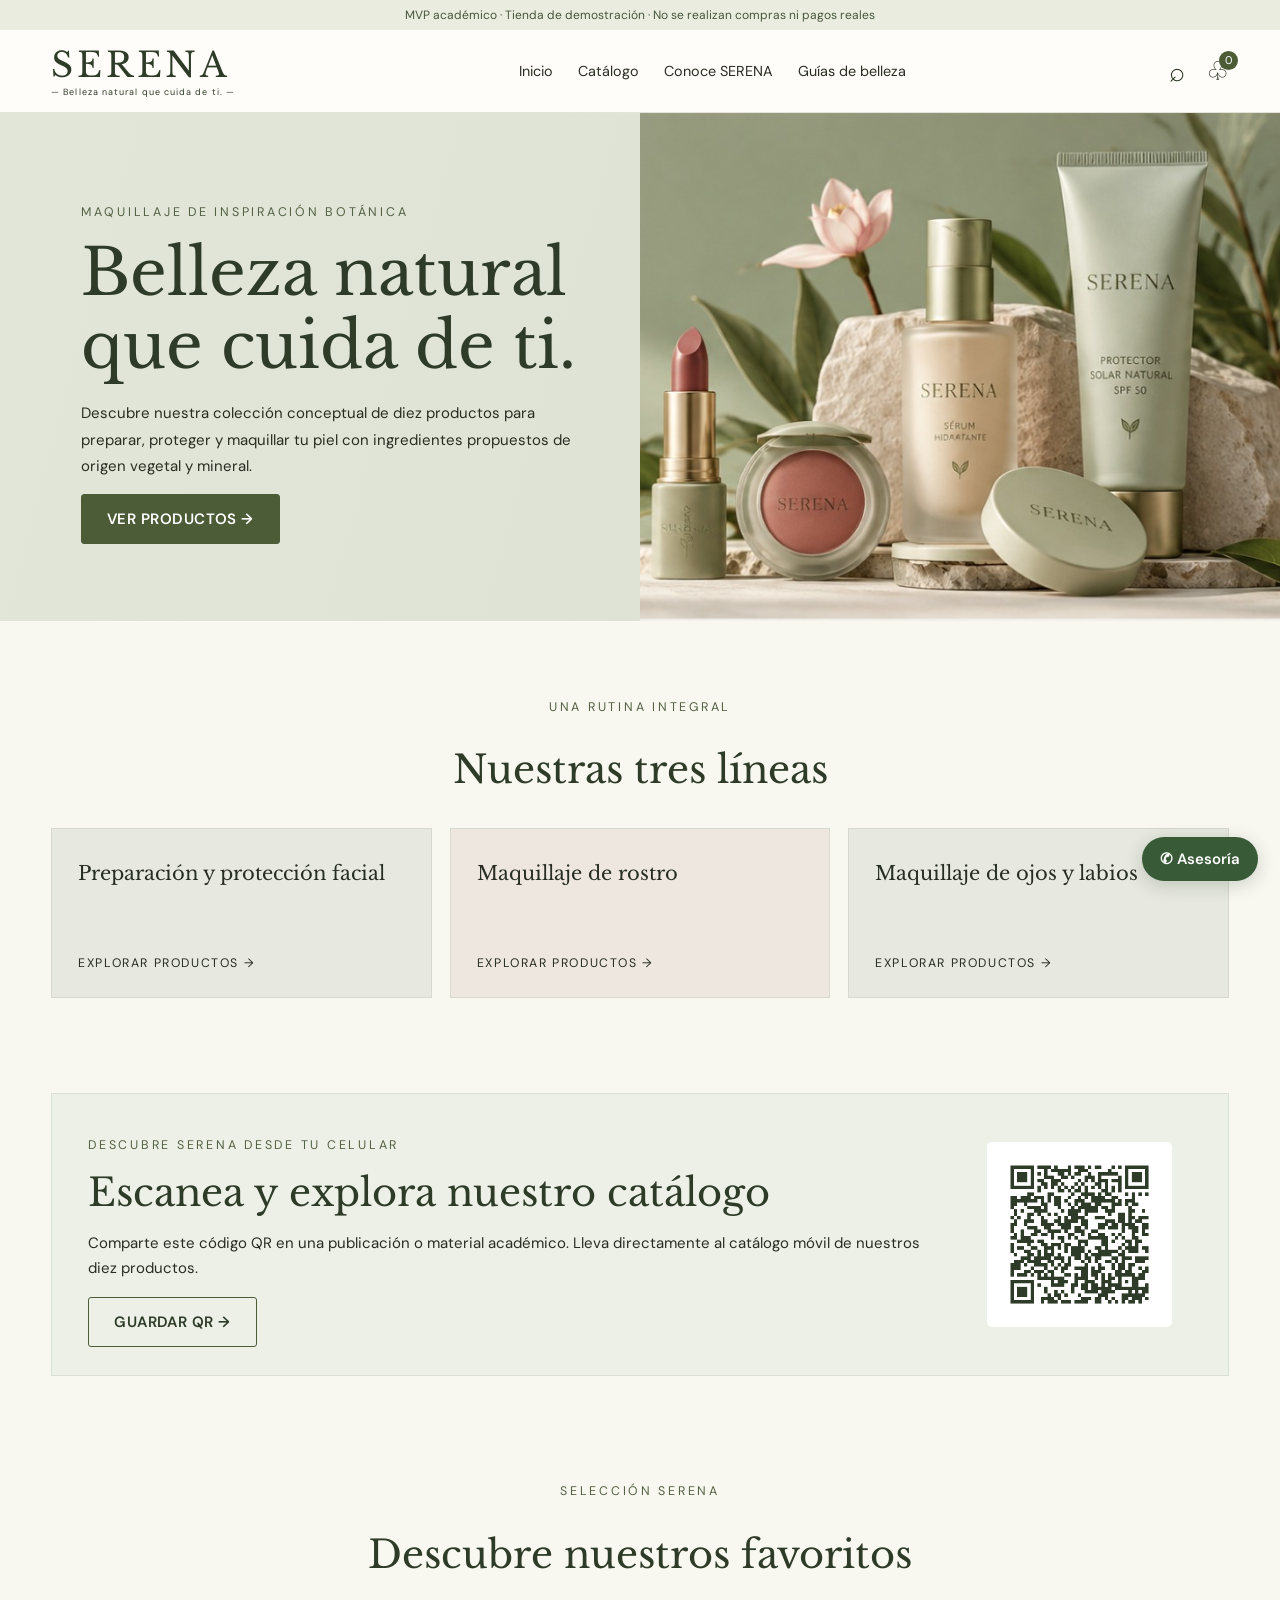
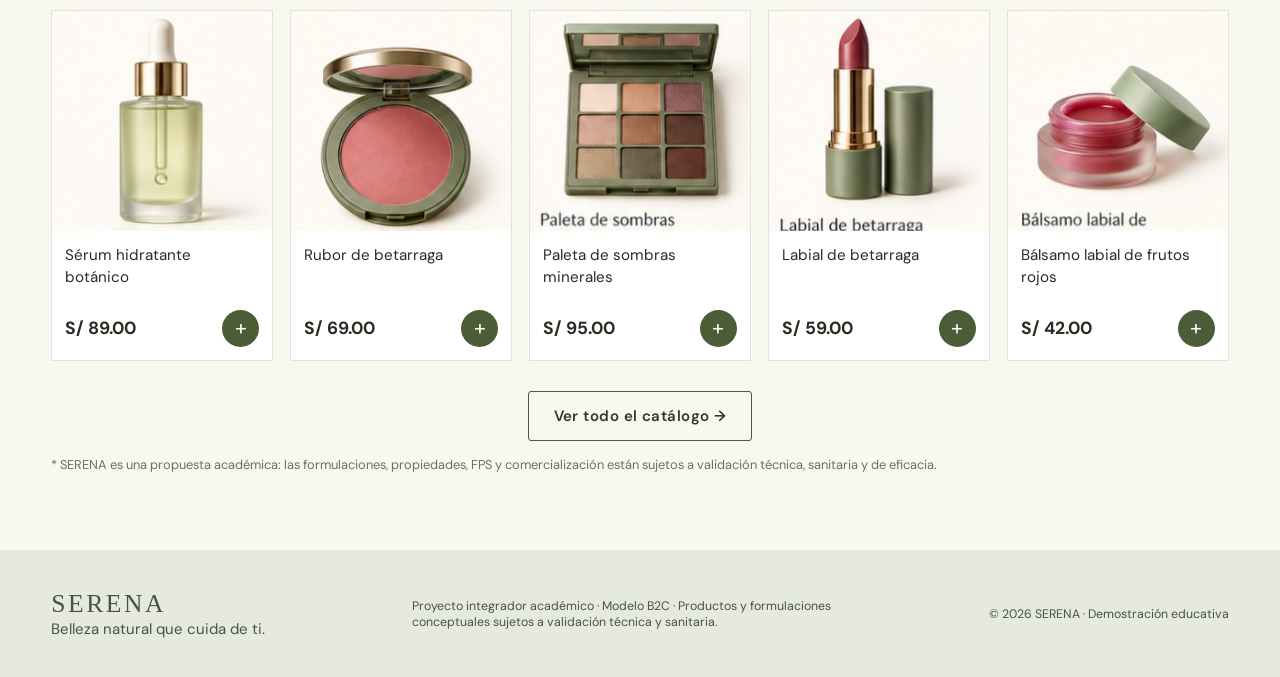
<file: index.html>
<!DOCTYPE html>
<html lang="es">
<head>
  <meta charset="UTF-8" />
  <meta name="viewport" content="width=device-width, initial-scale=1" />
  <meta name="description" content="SERENA: proyecto académico de tienda digital de maquillaje de inspiración botánica." />
  <link rel="canonical" href="https://dalmary01.github.io/SERENA-PA2/" />
  <link rel="icon" type="image/jpeg" href="assets/hero.jpg" />
  <title>SERENA | Belleza natural que cuida de ti</title>
<link rel="preload" as="image" href="assets/hero.jpg" />
<link rel="stylesheet" href="style.css" />
  <script defer src="script.js"></script>
</head>
<body>
  <div class="demo-strip">MVP académico · Tienda de demostración · No se realizan compras ni pagos reales</div>
  <header class="site-header">
    <a class="brand" href="#inicio" aria-label="SERENA, ir al inicio"><span>SERENA</span><small>— Belleza natural que cuida de ti. —</small></a>
    <button class="menu-toggle" id="menuToggle" type="button" aria-label="Abrir menú" aria-expanded="false">☰</button>
    <nav id="mainNav" aria-label="Menú principal"><a href="#inicio">Inicio</a><a href="#catalogo">Catálogo</a><a href="#nosotros">Conoce SERENA</a><a href="#guias">Guías de belleza</a></nav>
    <div class="header-actions"><button type="button" class="icon-btn" id="searchToggle" aria-label="Buscar productos">⌕</button><a href="#carrito" class="bag-icon" aria-label="Ver carrito">♧<span id="cartCount">0</span></a></div>
  </header>
  <main id="app" tabindex="-1">
    <section class="hero"><div class="hero-copy"><p class="eyebrow">Maquillaje de inspiración botánica</p><h1>Belleza natural<br>que cuida de ti.</h1><p>Descubre nuestra colección conceptual de diez productos para preparar, proteger y maquillar tu piel con ingredientes propuestos de origen vegetal y mineral.</p><a href="#catalogo" class="btn">VER PRODUCTOS →</a></div><div class="hero-photo" role="img" aria-label="Maquillaje SERENA de inspiración botánica"></div></section>
    <noscript><p class="container section">Activa JavaScript para explorar el catálogo y completar la compra simulada.</p></noscript>
  </main>
  <footer class="footer"><div><strong>SERENA</strong><span>Belleza natural que cuida de ti.</span></div><p>Proyecto integrador académico · Modelo B2C · Productos y formulaciones conceptuales sujetos a validación técnica y sanitaria.</p><p>© 2026 SERENA · Demostración educativa</p></footer>
  <button class="whatsapp" type="button" id="adviceOpen" aria-label="Abrir opciones de asesoría móvil">✆ <span>Asesoría</span></button>
  <div id="adviceDialog" class="advice-overlay" hidden>
    <div class="advice-card" role="dialog" aria-modal="true" aria-labelledby="adviceTitle">
      <button type="button" class="advice-close" id="adviceClose" aria-label="Cerrar">×</button>
      <p class="eyebrow">Asesoría móvil · Demostración</p>
      <h2 id="adviceTitle">¿Necesitas orientación?</h2>
      <p>Preparamos una consulta sobre los productos SERENA para compartir desde WhatsApp.</p>
      <p class="advice-message" id="adviceMessage">Hola, estoy explorando SERENA y quisiera orientación sobre tonos e ingredientes de un producto.</p>
      <a class="btn w-full" target="_blank" rel="noopener noreferrer" href="https://api.whatsapp.com/send?text=Hola%2C%20estoy%20explorando%20SERENA%20y%20quisiera%20orientaci%C3%B3n%20sobre%20tonos%20e%20ingredientes%20de%20un%20producto.">ABRIR WHATSAPP →</a>
      <button class="btn secondary w-full" type="button" id="copyAdvice">COPIAR MENSAJE</button>
      <p class="disclaimer">Prueba académica: aún no hay un número oficial de WhatsApp Business de SERENA; al abrir WhatsApp tendrás que elegir un destinatario. No se envía ningún mensaje automáticamente.</p>
    </div>
  </div>
  <div id="toast" class="toast" role="status" aria-live="polite"></div>
</body>
</html>
</file>
<file: style.css>
@import url('https://fonts.googleapis.com/css2?family=DM+Sans:wght@400;500;600;700&family=Libre+Baskerville:wght@400;700&display=swap');
:root{--olive:#4b5c37;--dark:#2e3b28;--sage:#dfe5d5;--cream:#f8f7f0;--line:#e4e3da;--ink:#282d23;--muted:#777b70}*{box-sizing:border-box}html{scroll-behavior:smooth}body{margin:0;background:var(--cream);color:var(--ink);font-family:'DM Sans',Arial,sans-serif;font-size:15px}h1,h2,h3,.brand span{font-family:'Libre Baskerville',Georgia,serif;font-weight:400}h1{font-size:clamp(2.4rem,5vw,4.5rem);line-height:1.14;margin:12px 0 18px;color:var(--dark)}h2{font-size:clamp(1.7rem,3vw,2.6rem);color:var(--dark)}h3{font-size:1.22rem}a{color:inherit;text-decoration:none}button,input,select,textarea{font:inherit}button{cursor:pointer}button:focus-visible,a:focus-visible,input:focus-visible,select:focus-visible{outline:3px solid #c69b56;outline-offset:3px}.demo-strip{text-align:center;background:#e9ecdF;color:#47563c;font-size:.75rem;padding:7px 15px}.site-header{display:flex;align-items:center;justify-content:space-between;gap:20px;background:#fffdf9;padding:14px max(4%,calc((100vw - 1250px)/2));position:sticky;top:0;z-index:20;border-bottom:1px solid var(--line)}.brand{display:flex;flex-direction:column;min-width:210px;color:var(--dark)}.brand span{font-size:2.15rem;letter-spacing:.11em}.brand small{font-size:.56rem;letter-spacing:.12em}.site-header nav{display:flex;gap:25px;font-size:.9rem}.site-header nav a:hover{color:#819567}.header-actions{display:flex;gap:15px;align-items:center}.icon-btn,.bag-icon,.menu-toggle{border:0;background:transparent;font-size:1.7rem;color:var(--dark)}.bag-icon{position:relative;font-size:1.65rem}.bag-icon span{position:absolute;top:-3px;right:-9px;background:var(--olive);border-radius:50%;color:white;font-size:.7rem;min-width:19px;height:19px;text-align:center;line-height:19px}.menu-toggle{display:none}.container{width:min(1190px,92%);margin:auto}.btn{display:inline-flex;justify-content:center;align-items:center;gap:12px;background:var(--olive);color:white;padding:14px 25px;border:1px solid var(--olive);border-radius:3px;font-weight:600;letter-spacing:.03em}.btn:hover{background:#3b492e}.btn.secondary{background:transparent;color:var(--dark)}.btn.secondary:hover{background:#e8eadf}.btn:disabled{opacity:.5;cursor:not-allowed}.eyebrow{font-size:.78rem;letter-spacing:.22em;text-transform:uppercase;color:#536144}.hero{background:linear-gradient(105deg,#e2e6d8 0%,#dee3d6 54%,#a7b096 100%);min-height:500px;display:grid;grid-template-columns:1fr 1fr;overflow:hidden}.hero-copy{padding:clamp(35px,6vw,105px) 5vw;align-self:center;max-width:710px;margin-left:auto}.hero-copy p{line-height:1.75;max-width:495px}.hero-photo{background-image:url('assets/hero.jpg');background-position:50% center;background-size:cover;min-height:470px}.section{padding:65px 0}.center{text-align:center}.line-grid{display:grid;grid-template-columns:repeat(3,1fr);gap:18px;margin-top:35px}.line-tile{background:#e7e8df;padding:26px;min-height:170px;display:flex;flex-direction:column;justify-content:space-between;border:1px solid #d5dacd}.line-tile:nth-child(2){background:#eee7df}.line-tile h3{margin:6px 0}.line-tile a{font-size:.77rem;letter-spacing:.13em}.banner{background:linear-gradient(105deg,#e7e9dd,#d6ddc9);padding:42px 0;margin-bottom:30px}.banner p{margin:0;max-width:720px;line-height:1.6}.banner h1{margin:12px 0}.filters{display:flex;gap:10px;flex-wrap:wrap;margin:30px 0 25px}.chip{border:1px solid #cfd4c8;background:transparent;padding:10px 17px;border-radius:40px;color:var(--dark)}.chip.active{background:var(--olive);color:#fff}.products{display:grid;grid-template-columns:repeat(5,1fr);gap:17px}.product-card{background:white;border:1px solid var(--line);display:flex;flex-direction:column;min-width:0}.product-photo{display:block;background:#f8f7f0;aspect-ratio:1/1;overflow:hidden}.product-photo img{width:100%;height:100%;object-fit:cover}.product-copy{padding:13px;display:flex;flex:1;flex-direction:column;gap:11px}.product-copy h3{font-size:.95rem;font-family:'DM Sans',sans-serif;margin:0;line-height:1.45}.product-copy .grow{flex:1}.product-card-bottom{display:flex;align-items:center;justify-content:space-between}.product-card-bottom b{font-size:1.1rem}.add-icon{background:var(--olive);border:0;color:white;border-radius:50%;width:37px;height:37px;font-size:1.35rem}.product-detail{display:grid;grid-template-columns:1fr 1fr;gap:55px;align-items:start;padding:40px 0 75px}.detail-photo{width:100%;border-radius:3px}.detail-price{font-size:1.6rem;color:var(--olive);margin:20px 0}.detail-copy p{line-height:1.8}.detail-qty{display:flex;align-items:center;gap:17px;margin:22px 0}.counter{display:inline-flex;align-items:center;border:1px solid #ccd1c4}.counter button{border:0;background:white;padding:10px 14px;font-size:1.15rem}.counter span{padding:0 10px}.detail-actions{display:flex;gap:14px;flex-wrap:wrap}.info-band{display:grid;grid-template-columns:repeat(4,1fr);gap:25px;background:#e8eade;padding:23px;margin-top:25px;text-align:center;font-size:.85rem;color:var(--olive)}.two-col{display:grid;grid-template-columns:minmax(0,1.7fr) minmax(300px,1fr);gap:27px;align-items:start;margin:30px 0 75px}.panel{background:white;border:1px solid var(--line);padding:27px;border-radius:6px}.panel h2{font-size:1.5rem;margin:0 0 10px}.panel .subtitle{color:var(--muted);margin:0 0 18px}.cart-item{display:grid;grid-template-columns:105px 1fr auto;gap:17px;padding:18px 0;border-top:1px solid var(--line);align-items:center}.cart-item img,.summary-item img{width:100%;aspect-ratio:1;object-fit:cover;border-radius:4px}.cart-item h3,.summary-item h3{font-family:'DM Sans',sans-serif;font-size:1rem;margin:0 0 7px}.cart-item small{color:var(--muted)}.item-controls{display:flex;align-items:center;gap:12px;margin-top:11px}.text-btn{background:transparent;border:0;color:var(--olive);text-decoration:underline;padding:5px 0}.summary-item{display:grid;grid-template-columns:67px 1fr auto;gap:12px;align-items:center;border-bottom:1px solid var(--line);padding:14px 0}.summary-item h3{font-size:.89rem}.summary-item span{white-space:nowrap;font-size:.9rem}.summary-item small{color:var(--muted)}.totals{margin-top:17px;border-top:1px solid var(--line);padding-top:12px}.total-line{display:flex;justify-content:space-between;gap:15px;padding:8px 0}.total-line.grand{border-top:1px solid var(--line);font-size:1.3rem;margin-top:8px;padding-top:15px}.w-full{width:100%;margin-top:18px}.field-grid{display:grid;grid-template-columns:repeat(2,minmax(0,1fr));gap:14px}.field-full{grid-column:1/-1}.field{display:flex;flex-direction:column;gap:7px;font-size:.86rem}.field input,.field select,.field textarea,.searchbar input{width:100%;border:1px solid #ccd1c4;background:white;border-radius:4px;padding:12px;color:var(--ink)}.field textarea{resize:vertical;min-height:70px}.delivery-option,.payment-option{padding:15px;border:1px solid var(--line);margin:12px 0;border-radius:5px;display:flex;align-items:center;gap:12px;cursor:pointer}.delivery-option:has(input:checked),.payment-option:has(input:checked){background:#e9edde;border-color:var(--olive)}.delivery-option input,.payment-option input{accent-color:var(--olive)}.payment-options{margin:20px 0}.checkline{display:flex;gap:10px;margin:14px 0;font-size:.88rem;align-items:flex-start}.checkline input{accent-color:var(--olive)}.checkout-actions{display:flex;gap:12px;margin-top:25px}.checkout-actions .btn{flex:1}.note{padding:15px;background:#edf0e8;border-left:3px solid var(--olive);font-size:.86rem;line-height:1.6}.empty{text-align:center;padding:50px 20px;background:white;border:1px solid var(--line)}.progress{display:flex;justify-content:center;align-items:center;gap:9px;background:#e5e9de;padding:20px;flex-wrap:wrap;color:var(--olive);font-size:.8rem}.progress span{padding:7px 11px;border:1px solid #bbc7b1;border-radius:20px}.progress .done{background:var(--olive);color:white}.success{text-align:center;padding:35px 10px}.success-mark{display:inline-grid;place-items:center;width:95px;height:95px;border-radius:50%;background:var(--sage);color:var(--olive);font-size:3rem}.success h1{font-size:3rem}.footer{background:#e6e9dd;padding:35px max(4%,calc((100vw - 1250px)/2));display:flex;gap:25px;justify-content:space-between;align-items:center;flex-wrap:wrap;color:#48543d}.footer div{display:flex;flex-direction:column}.footer strong{font:1.6rem Georgia,serif;letter-spacing:.1em}.footer p{font-size:.77rem;max-width:430px}.whatsapp{position:fixed;bottom:19px;right:22px;background:#385a37;color:#fff;border-radius:40px;padding:12px 18px;box-shadow:0 4px 18px #263f2635;z-index:15;font-weight:600}.toast{position:fixed;left:50%;bottom:25px;transform:translateX(-50%);background:#2e3b28;color:#fff;padding:13px 22px;border-radius:5px;opacity:0;pointer-events:none;transition:opacity .25s;z-index:35}.toast.show{opacity:1}.searchbar{display:flex;gap:10px;max-width:600px;margin:15px 0}.disclaimer{font-size:.8rem;color:#6b705f}.text-section{max-width:850px;margin:auto;line-height:1.85}.guide-grid{display:grid;grid-template-columns:repeat(3,1fr);gap:17px;margin-top:25px}.guide{background:white;border:1px solid var(--line);padding:22px}.guide h3{color:var(--dark)}
@media(max-width:1000px){.products{grid-template-columns:repeat(3,1fr)}.site-header nav{gap:12px}.brand{min-width:auto}.brand span{font-size:1.65rem}.two-col{grid-template-columns:1.35fr 1fr}.hero{min-height:420px}}
@media(max-width:700px){.site-header{flex-wrap:wrap;padding:12px 5%}.brand span{font-size:1.6rem}.brand small{font-size:.46rem}.menu-toggle{display:block;margin-left:auto}.site-header nav{display:none;order:5;width:100%;flex-direction:column;padding:16px 2px}.site-header nav.open{display:flex}.header-actions{gap:8px}.hero{grid-template-columns:1fr}.hero-copy{padding:38px 6%;margin:0}.hero-photo{min-height:260px;order:-1;background-position:center 48%}.section{padding:42px 0}.line-grid,.guide-grid{grid-template-columns:1fr}.products{grid-template-columns:repeat(2,minmax(0,1fr));gap:10px}.product-copy{padding:10px}.product-copy h3{font-size:.82rem}.product-detail,.two-col{grid-template-columns:1fr;gap:18px}.detail-photo{max-height:460px;object-fit:contain;background:white}.field-grid{grid-template-columns:1fr}.field-full{grid-column:auto}.cart-item{grid-template-columns:78px 1fr;gap:10px}.cart-item>strong{grid-column:2}.panel{padding:17px}.checkout-actions{flex-direction:column}.info-band{grid-template-columns:repeat(2,1fr);gap:16px}.footer{flex-direction:column;align-items:flex-start}.whatsapp span{display:none}.hero h1{font-size:2.65rem}.banner h1{font-size:2.5rem}}

/* Tácticas de mobile marketing - SERENA PA2 */
.qr-promo{display:grid;grid-template-columns:1fr 205px;align-items:center;gap:35px;background:#edf0e7;padding:28px 36px;margin-top:30px;margin-bottom:30px;border:1px solid #d9dfd2}
.qr-promo h2{margin:8px 0 12px}.qr-promo p{line-height:1.7}.qr-promo img{display:block;width:185px;height:185px;object-fit:contain;border:10px solid #fff;border-radius:5px}
button.whatsapp{border:0;font-size:inherit;font-family:inherit;cursor:pointer}
.advice-overlay:not([hidden]){position:fixed;inset:0;background:rgba(30,43,28,.55);z-index:60;display:flex;align-items:center;justify-content:center;padding:18px}
.advice-overlay[hidden]{display:none}.advice-card{background:#fffdf9;border-radius:9px;padding:30px;width:min(470px,100%);position:relative;max-height:90vh;overflow-y:auto}
.advice-card h2{font-size:1.75rem}.advice-card p{line-height:1.6}.advice-message{background:#edf0e7;padding:17px;border-left:3px solid var(--olive)}
.advice-close{position:absolute;right:16px;top:9px;border:0;background:transparent;font-size:2rem}
@media(max-width:700px){.qr-promo{grid-template-columns:1fr;justify-items:center;padding:20px 16px;gap:15px}.qr-promo>div{width:100%}.qr-promo img{width:175px;height:175px}.advice-card{padding:23px}}
</file>
